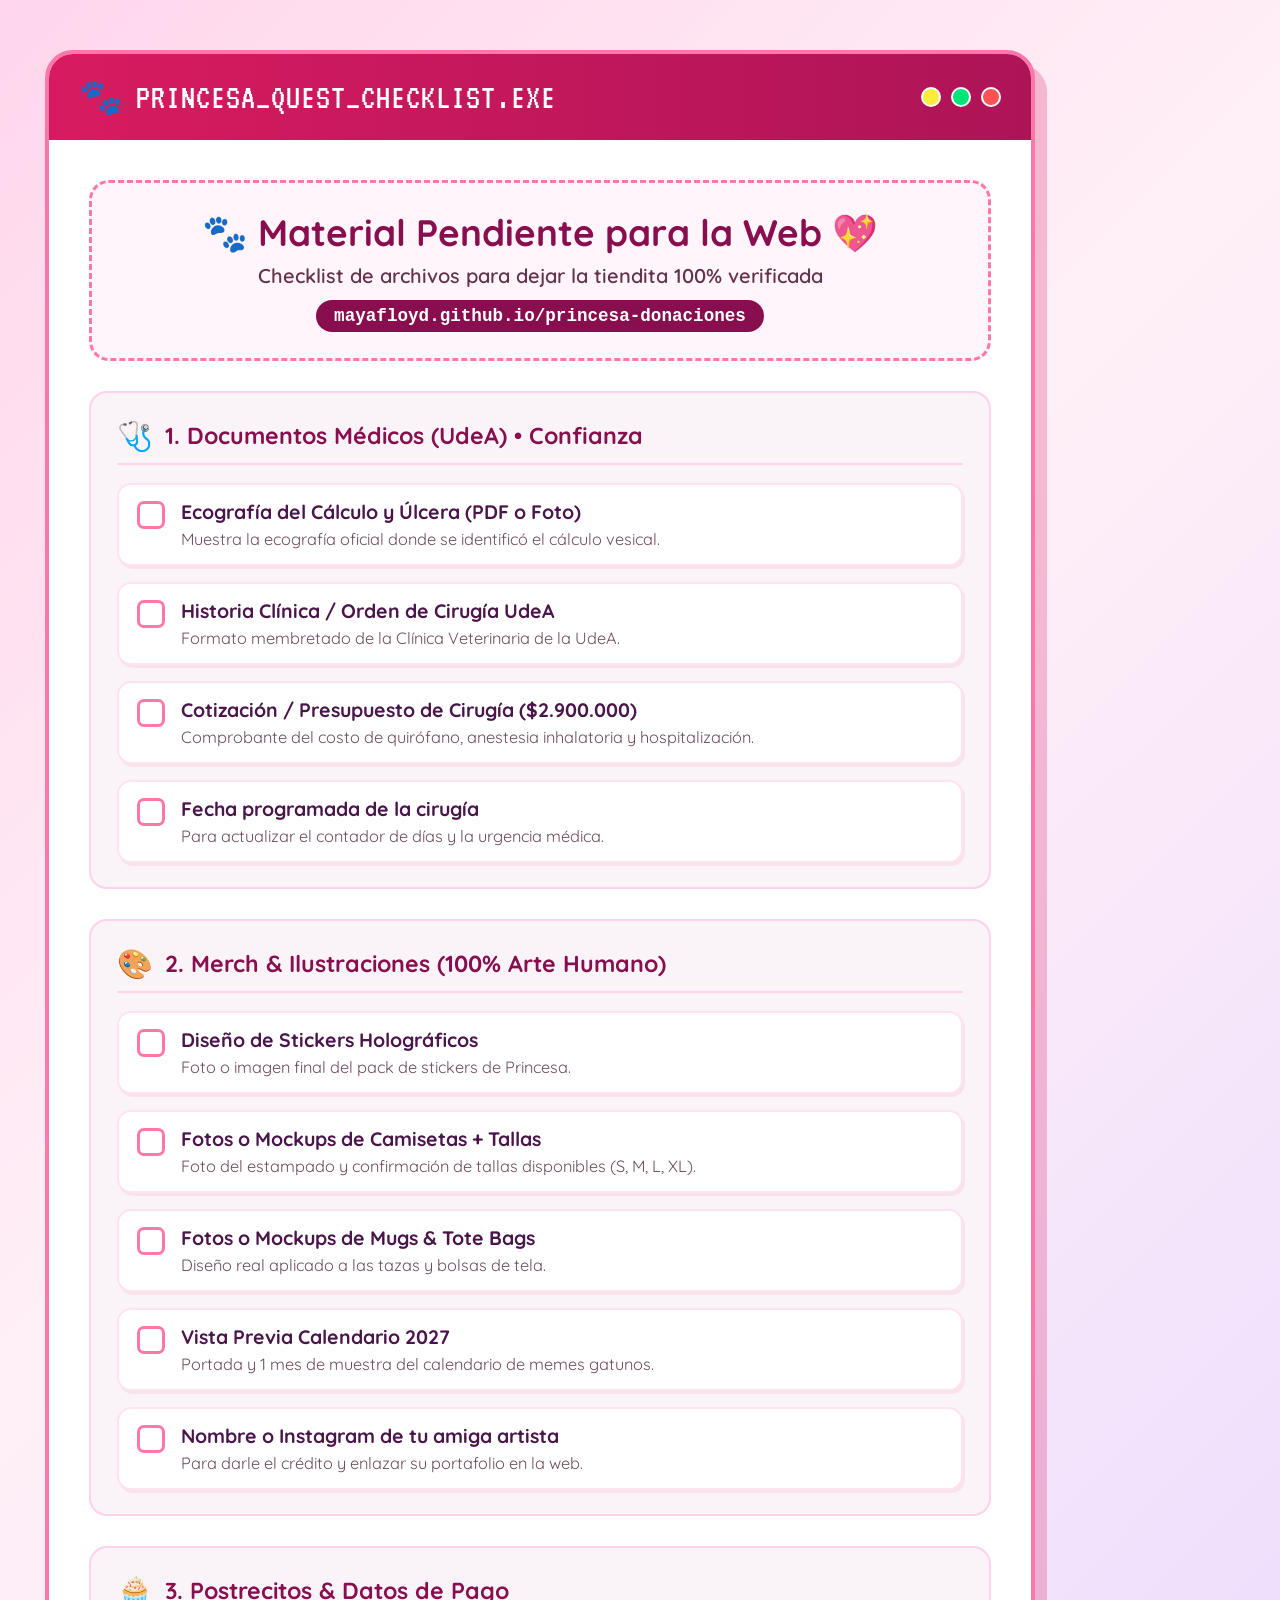
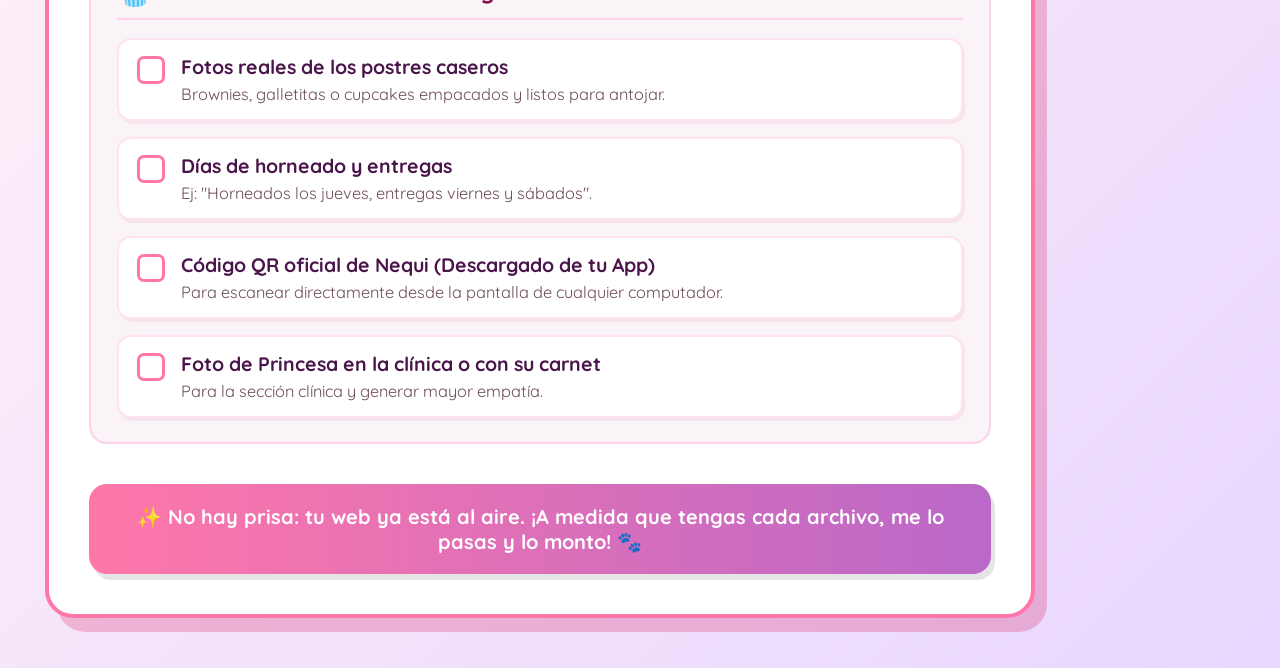
<file: checklist-template.html>
<!DOCTYPE html>
<html lang="es">
<head>
  <meta charset="UTF-8">
  <style>
    @import url('https://fonts.googleapis.com/css2?family=VT323&family=Quicksand:wght@500;600;700&display=swap');

    * {
      box-sizing: border-box;
      margin: 0;
      padding: 0;
    }

    body {
      width: 1080px;
      min-height: 1920px;
      background: linear-gradient(135deg, #ffd6ec 0%, #fff0f7 40%, #e8d7ff 100%);
      font-family: 'Quicksand', -apple-system, BlinkMacSystemFont, 'Segoe UI', Roboto, sans-serif;
      color: #3b1828;
      padding: 50px 45px;
      display: flex;
      flex-direction: column;
      justify-content: space-between;
    }

    /* Contenedor principal estilo ventana Windows 98 / Y2K Girlie */
    .window-card {
      background: #ffffff;
      border: 4px solid #ff77a9;
      border-radius: 28px;
      box-shadow: 12px 14px 0px rgba(216, 27, 96, 0.25);
      overflow: hidden;
      display: flex;
      flex-direction: column;
    }

    .window-header {
      background: linear-gradient(90deg, #d81b60 0%, #ad1457 100%);
      color: #ffffff;
      padding: 22px 30px;
      display: flex;
      justify-content: space-between;
      align-items: center;
    }

    .window-title {
      font-family: 'VT323', monospace;
      font-size: 2.2rem;
      letter-spacing: 1px;
      display: flex;
      align-items: center;
      gap: 12px;
    }

    .window-dots {
      display: flex;
      gap: 10px;
    }

    .dot {
      width: 20px;
      height: 20px;
      border-radius: 50%;
      border: 2px solid #ffffff;
    }
    .dot.min { background: #ffeb3b; }
    .dot.max { background: #00e676; }
    .dot.close { background: #ff5252; }

    .window-body {
      padding: 40px;
      display: flex;
      flex-direction: column;
      gap: 30px;
    }

    /* Cabecera / Banner */
    .hero-banner {
      text-align: center;
      background: #fff5fa;
      border: 3px dashed #ff77a9;
      border-radius: 20px;
      padding: 26px 20px;
    }

    .hero-title {
      font-size: 2.3rem;
      font-weight: 700;
      color: #880e4f;
      margin-bottom: 8px;
    }

    .hero-subtitle {
      font-size: 1.25rem;
      color: #63334d;
      font-weight: 600;
    }

    .badge-url {
      display: inline-block;
      margin-top: 12px;
      background: #880e4f;
      color: #ffffff;
      font-size: 1.1rem;
      padding: 6px 18px;
      border-radius: 20px;
      font-family: monospace;
      font-weight: bold;
    }

    /* Secciones de la lista */
    .checklist-section {
      background: #faf4f8;
      border: 2.5px solid #ffd1eb;
      border-radius: 18px;
      padding: 24px 26px;
    }

    .section-header {
      display: flex;
      align-items: center;
      gap: 12px;
      margin-bottom: 18px;
      border-bottom: 2px solid #ffd1eb;
      padding-bottom: 10px;
    }

    .section-icon {
      font-size: 1.8rem;
    }

    .section-title {
      font-size: 1.45rem;
      font-weight: 700;
      color: #880e4f;
    }

    .items-list {
      display: flex;
      flex-direction: column;
      gap: 16px;
    }

    .check-item {
      display: flex;
      align-items: flex-start;
      gap: 16px;
      background: #ffffff;
      border: 2px solid #ffe3f0;
      border-radius: 14px;
      padding: 14px 18px;
      box-shadow: 2px 3px 0px rgba(216, 27, 96, 0.08);
    }

    .check-box {
      width: 28px;
      height: 28px;
      border: 3px solid #ff77a9;
      border-radius: 7px;
      background: #ffffff;
      flex-shrink: 0;
      margin-top: 2px;
    }

    .item-content {
      flex-grow: 1;
    }

    .item-title {
      font-size: 1.22rem;
      font-weight: 700;
      color: #4a154b;
    }

    .item-desc {
      font-size: 1.02rem;
      color: #6d4c5d;
      margin-top: 4px;
      line-height: 1.35;
    }

    /* Footer motivacional */
    .footer-note {
      text-align: center;
      background: linear-gradient(90deg, #ff77a9 0%, #ba68c8 100%);
      color: #ffffff;
      padding: 20px;
      border-radius: 18px;
      font-size: 1.25rem;
      font-weight: 700;
      box-shadow: 4px 6px 0px rgba(0,0,0,0.1);
      margin-top: 10px;
    }
  </style>
</head>
<body>

  <div class="window-card">
    <div class="window-header">
      <div class="window-title">
        <span>🐾</span>
        <span>PRINCESA_QUEST_CHECKLIST.EXE</span>
      </div>
      <div class="window-dots">
        <div class="dot min"></div>
        <div class="dot max"></div>
        <div class="dot close"></div>
      </div>
    </div>

    <div class="window-body">

      <!-- Banner Superior -->
      <div class="hero-banner">
        <div class="hero-title">🐾 Material Pendiente para la Web 💖</div>
        <div class="hero-subtitle">Checklist de archivos para dejar la tiendita 100% verificada</div>
        <div class="badge-url">mayafloyd.github.io/princesa-donaciones</div>
      </div>

      <!-- 1. Documentos Médicos UdeA -->
      <div class="checklist-section">
        <div class="section-header">
          <span class="section-icon">🩺</span>
          <span class="section-title">1. Documentos Médicos (UdeA) • Confianza</span>
        </div>
        <div class="items-list">
          <div class="check-item">
            <div class="check-box"></div>
            <div class="item-content">
              <div class="item-title">Ecografía del Cálculo y Úlcera (PDF o Foto)</div>
              <div class="item-desc">Muestra la ecografía oficial donde se identificó el cálculo vesical.</div>
            </div>
          </div>
          <div class="check-item">
            <div class="check-box"></div>
            <div class="item-content">
              <div class="item-title">Historia Clínica / Orden de Cirugía UdeA</div>
              <div class="item-desc">Formato membretado de la Clínica Veterinaria de la UdeA.</div>
            </div>
          </div>
          <div class="check-item">
            <div class="check-box"></div>
            <div class="item-content">
              <div class="item-title">Cotización / Presupuesto de Cirugía ($2.900.000)</div>
              <div class="item-desc">Comprobante del costo de quirófano, anestesia inhalatoria y hospitalización.</div>
            </div>
          </div>
          <div class="check-item">
            <div class="check-box"></div>
            <div class="item-content">
              <div class="item-title">Fecha programada de la cirugía</div>
              <div class="item-desc">Para actualizar el contador de días y la urgencia médica.</div>
            </div>
          </div>
        </div>
      </div>

      <!-- 2. Merch y Arte -->
      <div class="checklist-section">
        <div class="section-header">
          <span class="section-icon">🎨</span>
          <span class="section-title">2. Merch & Ilustraciones (100% Arte Humano)</span>
        </div>
        <div class="items-list">
          <div class="check-item">
            <div class="check-box"></div>
            <div class="item-content">
              <div class="item-title">Diseño de Stickers Holográficos</div>
              <div class="item-desc">Foto o imagen final del pack de stickers de Princesa.</div>
            </div>
          </div>
          <div class="check-item">
            <div class="check-box"></div>
            <div class="item-content">
              <div class="item-title">Fotos o Mockups de Camisetas + Tallas</div>
              <div class="item-desc">Foto del estampado y confirmación de tallas disponibles (S, M, L, XL).</div>
            </div>
          </div>
          <div class="check-item">
            <div class="check-box"></div>
            <div class="item-content">
              <div class="item-title">Fotos o Mockups de Mugs & Tote Bags</div>
              <div class="item-desc">Diseño real aplicado a las tazas y bolsas de tela.</div>
            </div>
          </div>
          <div class="check-item">
            <div class="check-box"></div>
            <div class="item-content">
              <div class="item-title">Vista Previa Calendario 2027</div>
              <div class="item-desc">Portada y 1 mes de muestra del calendario de memes gatunos.</div>
            </div>
          </div>
          <div class="check-item">
            <div class="check-box"></div>
            <div class="item-content">
              <div class="item-title">Nombre o Instagram de tu amiga artista</div>
              <div class="item-desc">Para darle el crédito y enlazar su portafolio en la web.</div>
            </div>
          </div>
        </div>
      </div>

      <!-- 3. Postrecitos & Pagos -->
      <div class="checklist-section">
        <div class="section-header">
          <span class="section-icon">🧁</span>
          <span class="section-title">3. Postrecitos & Datos de Pago</span>
        </div>
        <div class="items-list">
          <div class="check-item">
            <div class="check-box"></div>
            <div class="item-content">
              <div class="item-title">Fotos reales de los postres caseros</div>
              <div class="item-desc">Brownies, galletitas o cupcakes empacados y listos para antojar.</div>
            </div>
          </div>
          <div class="check-item">
            <div class="check-box"></div>
            <div class="item-content">
              <div class="item-title">Días de horneado y entregas</div>
              <div class="item-desc">Ej: "Horneados los jueves, entregas viernes y sábados".</div>
            </div>
          </div>
          <div class="check-item">
            <div class="check-box"></div>
            <div class="item-content">
              <div class="item-title">Código QR oficial de Nequi (Descargado de tu App)</div>
              <div class="item-desc">Para escanear directamente desde la pantalla de cualquier computador.</div>
            </div>
          </div>
          <div class="check-item">
            <div class="check-box"></div>
            <div class="item-content">
              <div class="item-title">Foto de Princesa en la clínica o con su carnet</div>
              <div class="item-desc">Para la sección clínica y generar mayor empatía.</div>
            </div>
          </div>
        </div>
      </div>

      <div class="footer-note">
        ✨ No hay prisa: tu web ya está al aire. ¡A medida que tengas cada archivo, me lo pasas y lo monto! 🐾
      </div>

    </div>
  </div>

</body>
</html>
</file>
